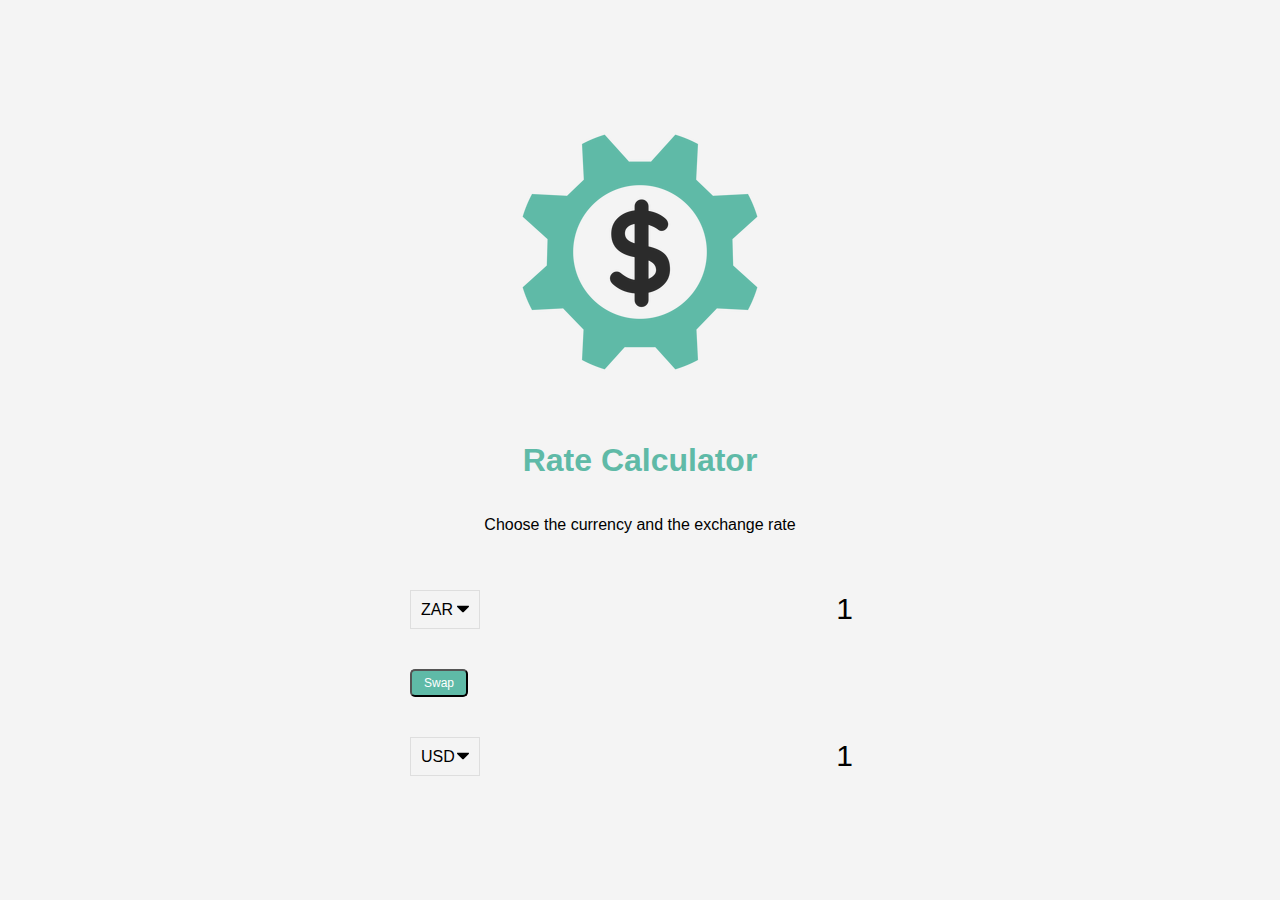
<file: exchangeRate/index.html>
<!DOCTYPE html>
<html lang="en">

<head>
    <meta charset="UTF-8">
    <link rel="stylesheet" href="style.css">
    <meta name="viewport" content="width=device-width, initial-scale=1.0">
    <title>Exchange Rate</title>
</head>

<body>
    <img src="img/money.png" alt="" class="money-img">
    <h1>Rate Calculator</h1>
    <p>Choose the currency and the exchange rate</p>

    <div class="container">
        <div class="currency">
            <select id="currency-one">
                <option value="AED">AED</option>
          <option value="ARS">ARS</option>
          <option value="AUD">AUD</option>
          <option value="BGN">BGN</option>
          <option value="BRL">BRL</option>
          <option value="BSD">BSD</option>
          <option value="CAD">CAD</option>
          <option value="CHF">CHF</option>
          <option value="CLP">CLP</option>
          <option value="CNY">CNY</option>
          <option value="COP">COP</option>
          <option value="CZK">CZK</option>
          <option value="DKK">DKK</option>
          <option value="DOP">DOP</option>
          <option value="EGP">EGP</option>
          <option value="EUR">EUR</option>
          <option value="FJD">FJD</option>
          <option value="GBP">GBP</option>
          <option value="GTQ">GTQ</option>
          <option value="HKD">HKD</option>
          <option value="HRK">HRK</option>
          <option value="HUF">HUF</option>
          <option value="IDR">IDR</option>
          <option value="ILS">ILS</option>
          <option value="INR">INR</option>
          <option value="ISK">ISK</option>
          <option value="JPY">JPY</option>
          <option value="KRW">KRW</option>
          <option value="KZT">KZT</option>
          <option value="MXN">MXN</option>
          <option value="MYR">MYR</option>
          <option value="NOK">NOK</option>
          <option value="NZD">NZD</option>
          <option value="PAB">PAB</option>
          <option value="PEN">PEN</option>
          <option value="PHP">PHP</option>
          <option value="PKR">PKR</option>
          <option value="PLN">PLN</option>
          <option value="PYG">PYG</option>
          <option value="RON">RON</option>
          <option value="RUB">RUB</option>
          <option value="SAR">SAR</option>
          <option value="SEK">SEK</option>
          <option value="SGD">SGD</option>
          <option value="THB">THB</option>
          <option value="TRY">TRY</option>
          <option value="TWD">TWD</option>
          <option value="UAH">UAH</option>
          <option value="USD" >USD</option>
          <option value="UYU">UYU</option>
          <option value="VND">VND</option>
          <option value="ZAR" selected>ZAR</option>
            </select>
            <input type="number" id="amount-one" placeholder="0" value="1">
        </div>
        <div class="swap-rate-container">
            <button class="btn" id="swap">Swap</button>
            <div class="rate" id="rate"></div>
        </div>
        <div class="currency">
            <select id="currency-two">
                <option value="AED">AED</option>
          <option value="ARS">ARS</option>
          <option value="AUD">AUD</option>
          <option value="BGN">BGN</option>
          <option value="BRL">BRL</option>
          <option value="BSD">BSD</option>
          <option value="CAD">CAD</option>
          <option value="CHF">CHF</option>
          <option value="CLP">CLP</option>
          <option value="CNY">CNY</option>
          <option value="COP">COP</option>
          <option value="CZK">CZK</option>
          <option value="DKK">DKK</option>
          <option value="DOP">DOP</option>
          <option value="EGP">EGP</option>
          <option value="EUR">EUR</option>
          <option value="FJD">FJD</option>
          <option value="GBP">GBP</option>
          <option value="GTQ">GTQ</option>
          <option value="HKD">HKD</option>
          <option value="HRK">HRK</option>
          <option value="HUF">HUF</option>
          <option value="IDR">IDR</option>
          <option value="ILS">ILS</option>
          <option value="INR">INR</option>
          <option value="ISK">ISK</option>
          <option value="JPY">JPY</option>
          <option value="KRW">KRW</option>
          <option value="KZT">KZT</option>
          <option value="MXN">MXN</option>
          <option value="MYR">MYR</option>
          <option value="NOK">NOK</option>
          <option value="NZD">NZD</option>
          <option value="PAB">PAB</option>
          <option value="PEN">PEN</option>
          <option value="PHP">PHP</option>
          <option value="PKR">PKR</option>
          <option value="PLN">PLN</option>
          <option value="PYG">PYG</option>
          <option value="RON">RON</option>
          <option value="RUB">RUB</option>
          <option value="SAR">SAR</option>
          <option value="SEK">SEK</option>
          <option value="SGD">SGD</option>
          <option value="THB">THB</option>
          <option value="TRY">TRY</option>
          <option value="TWD">TWD</option>
          <option value="UAH">UAH</option>
          <option value="USD" selected>USD</option>
          <option value="UYU">UYU</option>
          <option value="VND">VND</option>
          <option value="ZAR">ZAR</option>
            </select>
            <input type="number" id="amount-two" placeholder="0" value="1">
        </div>
    </div>

    <script src="script.js"></script>
</body>

</html>
</file>
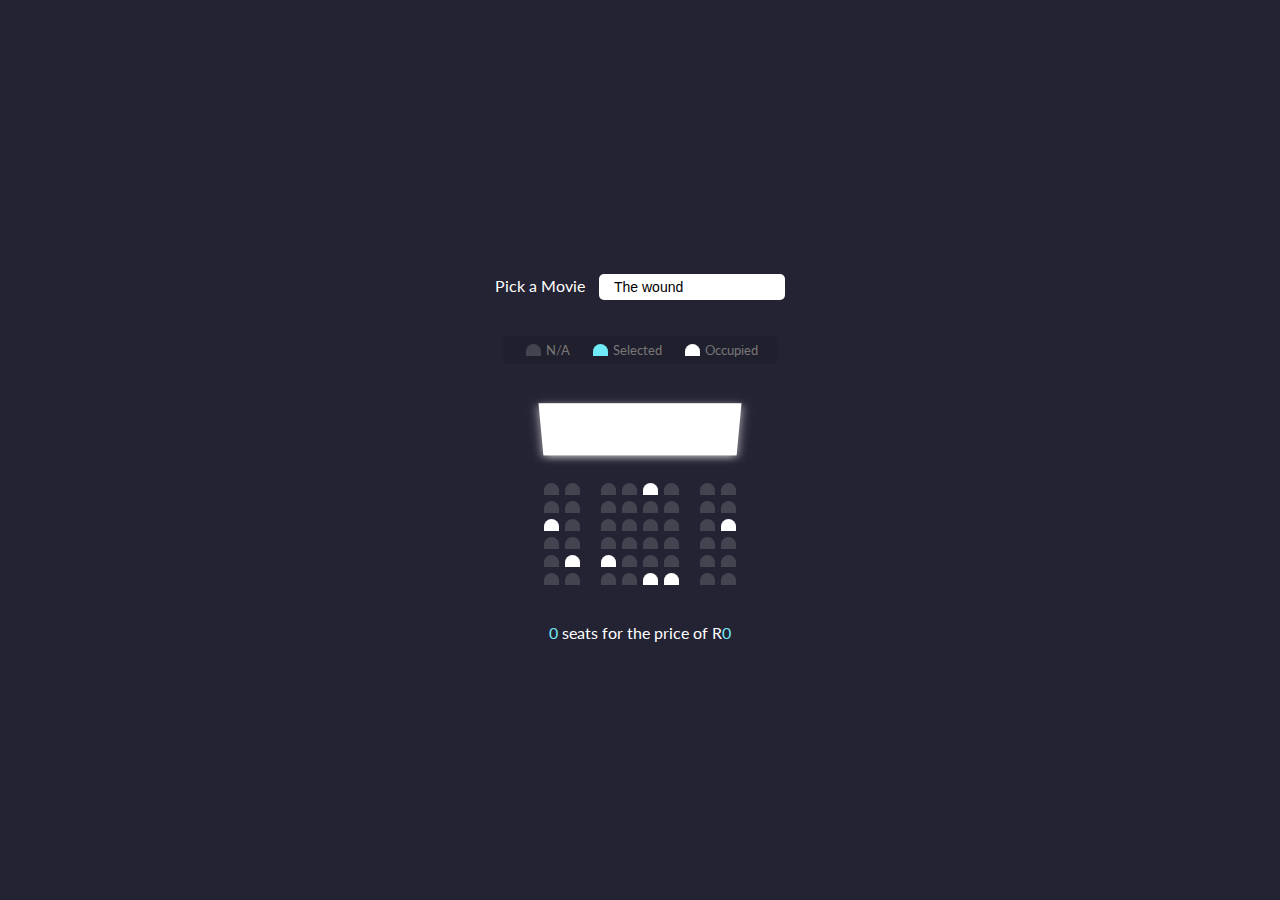
<file: MovieSeatBooking/index.html>
<!DOCTYPE html>
<html lang="en">

<head>
    <meta charset="UTF-8">
    <meta name="viewport" content="width=device-width, initial-scale=1.0">
    <link rel="stylesheet" href="style.css" />
    <title>Movie seat booking</title>
</head>
<div class="movie-container">
    <label>Pick a Movie</label>
    <select id="movie">
        <option value="50">The wound</option>
        <option value="75">Tsotsi</option>
        <option value="100">The Gods Must be Crazy</option>
        <option value="125">Sarafina</option>
    </select>
</div>
<ul class="showcase">
    <li>
        <div class="seat"></div>
        <small>N/A</small>
    </li>
    <li>
        <div class="seat selected"></div>
        <small>Selected</small>
    </li>
    <li>
        <div class="seat occupied"></div>
        <small>Occupied</small>
    </li>
</ul>
<div class="container">
    <div class="screen"></div>
    <div class="row">
        <div class="seat"></div>
        <div class="seat"></div>
        <div class="seat"></div>
        <div class="seat"></div>
        <div class="seat occupied"></div>
        <div class="seat"></div>
        <div class="seat"></div>
        <div class="seat"></div>
    </div>
    <div class="row">
        <div class="seat"></div>
        <div class="seat"></div>
        <div class="seat"></div>
        <div class="seat"></div>
        <div class="seat"></div>
        <div class="seat"></div>
        <div class="seat"></div>
        <div class="seat"></div>
    </div>
    <div class="row">
        <div class="seat occupied"></div>
        <div class="seat"></div>
        <div class="seat"></div>
        <div class="seat"></div>
        <div class="seat"></div>
        <div class="seat"></div>
        <div class="seat"></div>
        <div class="seat occupied"></div>
    </div>
    <div class="row">
        <div class="seat"></div>
        <div class="seat"></div>
        <div class="seat"></div>
        <div class="seat"></div>
        <div class="seat"></div>
        <div class="seat"></div>
        <div class="seat"></div>
        <div class="seat"></div>
    </div>
    <div class="row">
        <div class="seat"></div>
        <div class="seat occupied"></div>
        <div class="seat occupied"></div>
        <div class="seat"></div>
        <div class="seat"></div>
        <div class="seat"></div>
        <div class="seat"></div>
        <div class="seat"></div>
    </div>
    <div class="row">
        <div class="seat"></div>
        <div class="seat"></div>
        <div class="seat"></div>
        <div class="seat"></div>
        <div class="seat occupied"></div>
        <div class="seat occupied"></div>
        <div class="seat"></div>
        <div class="seat"></div>
    </div>
</div>
<p class="text">
    <span id="count">0</span> seats for the price of R<span id="total">0</span>
</p>

<body>
    <script src="script.js"></script>
</body>

</html>
</file>
<file: exchangeRate/style.css>
:root {
    --primary-color: #5fbaa7;
}

* {
    box-sizing: border-box;
}

body {
    background-color: #f4f4f4;
    font-family: Arial, Helvetica, sans-serif;
    display: flex;
    flex-direction: column;
    align-items: center;
    justify-content: center;
    height: 100vh;
    margin: 0;
    padding: 20px;
}

h1 {
    color: var(--primary-color);
}

p {
    text-align: center;
}

.btn {
    color: #fff;
    background: var(--primary-color);
    cursor: pointer;
    border-radius: 5px;
    font-size: 12px;
    padding: 5px 12px;
}

.money-img {
    padding: 40px;
}

.currency {
    padding: 40px 0;
    display: flex;
    align-items: center;
    justify-content: space-between;
}

.currency select {
    padding: 10px 20px 10px 10px;
    -moz-appearance: none;
    -webkit-appearance: none;
    appearance: none;
    border: 1px solid #dedede;
    font-size: 16px;
    background: transparent;
    background-image: url('data:image/svg+xml;charset=US-ASCII,%3Csvg%20xmlns%3D%22http%3A%2F%2Fwww.w3.org%2F2000%2Fsvg%22%20width%3D%22292.4%22%20height%3D%22292.4%22%3E%3Cpath%20fill%3D%22%20000002%22%20d%3D%22M287%2069.4a17.6%2017.6%200%200%200-13-5.4H18.4c-5%200-9.3%201.8-12.9%205.4A17.6%2017.6%200%200%200%200%2082.2c0%205%201.8%209.3%205.4%2012.9l128%20127.9c3.6%203.6%207.8%205.4%2012.8%205.4s9.2-1.8%2012.8-5.4L287%2095c3.5-3.5%205.4-7.8%205.4-12.8%200-5-1.9-9.2-5.5-12.8z%22%2F%3E%3C%2Fsvg%3E');
    background-position: right 10px top 50%, 0, 0;
    background-size: 12px auto, 100%;
    background-repeat: no-repeat;
}

.currency input {
    border: 0;
    background: transparent;
    font-size: 30px;
    text-align: right;
}

.swap-rate-container {
    display: flex;
    align-items: center;
    justify-content: space-between;
}

.rate {
    color: var(--primary-color);
    font-size: 14px;
    padding: 0 10px;
}

select:focus,
input:focus,
button:focus {
    outline: 0;
}

@media(max-width: 600px) {
    .currency input {
        width: 200px;
    }
}
</file>
<file: MovieSeatBooking/style.css>
@import url('https://fonts.googleapis.com/css?family=Lato&display=swap');
* {
    box-sizing: border-box;
}

body {
    background-color: #242333;
    color: #fff;
    display: flex;
    flex-direction: column;
    align-items: center;
    justify-content: center;
    height: 100vh;
    font-family: 'Lato', 'sans-serif';
    margin: 0;
}

.movie-container {
    margin: 20px 0;
}

.movie-container select {
    background-color: #fff;
    border: 0;
    border-radius: 5px;
    font-size: 14px;
    margin-left: 10px;
    padding: 5px 15px 5px 15px;
    -moz-appearance: none;
    -webkit-appearance: none;
    appearance: none;
}

.container {
    perspective: 1000px;
    margin-bottom: 30px;
}

.seat {
    background-color: #444451;
    height: 12px;
    width: 15px;
    margin: 3px;
    border-top-left-radius: 10px;
    border-top-right-radius: 10px;
}

.seat.selected {
    background-color: #6feaf6;
}

.seat.occupied {
    background-color: #fff;
}

.seat:nth-of-type(2) {
    margin-right: 18px;
}

.seat:nth-last-of-type(2) {
    margin-left: 18px;
}

.seat:not(.occupied):hover {
    cursor: pointer;
    transform: scale(1.2);
}

.showcase {
    background: rgba(0, 0, 0, 0.1);
    padding: 5px 10px;
    border-radius: 5px;
    color: #777;
    list-style-type: none;
    display: flex;
    justify-content: space-between;
}

.showcase li small {
    margin-left: 2px;
}

.showcase li {
    display: flex;
    align-items: center;
    justify-content: center;
    margin: 0px 10px;
}

.row {
    display: flex;
}

.screen {
    background-color: #fff;
    height: 70px;
    width: 100%;
    margin: 15px 0px;
    transform: rotateX(-45deg);
    box-shadow: 0 3px 10px rgba(255, 255, 255, 0.7);
}

p.text {
    margin: 5px 0;
}

p.text span {
    color: #6feaf6;
}
</file>
